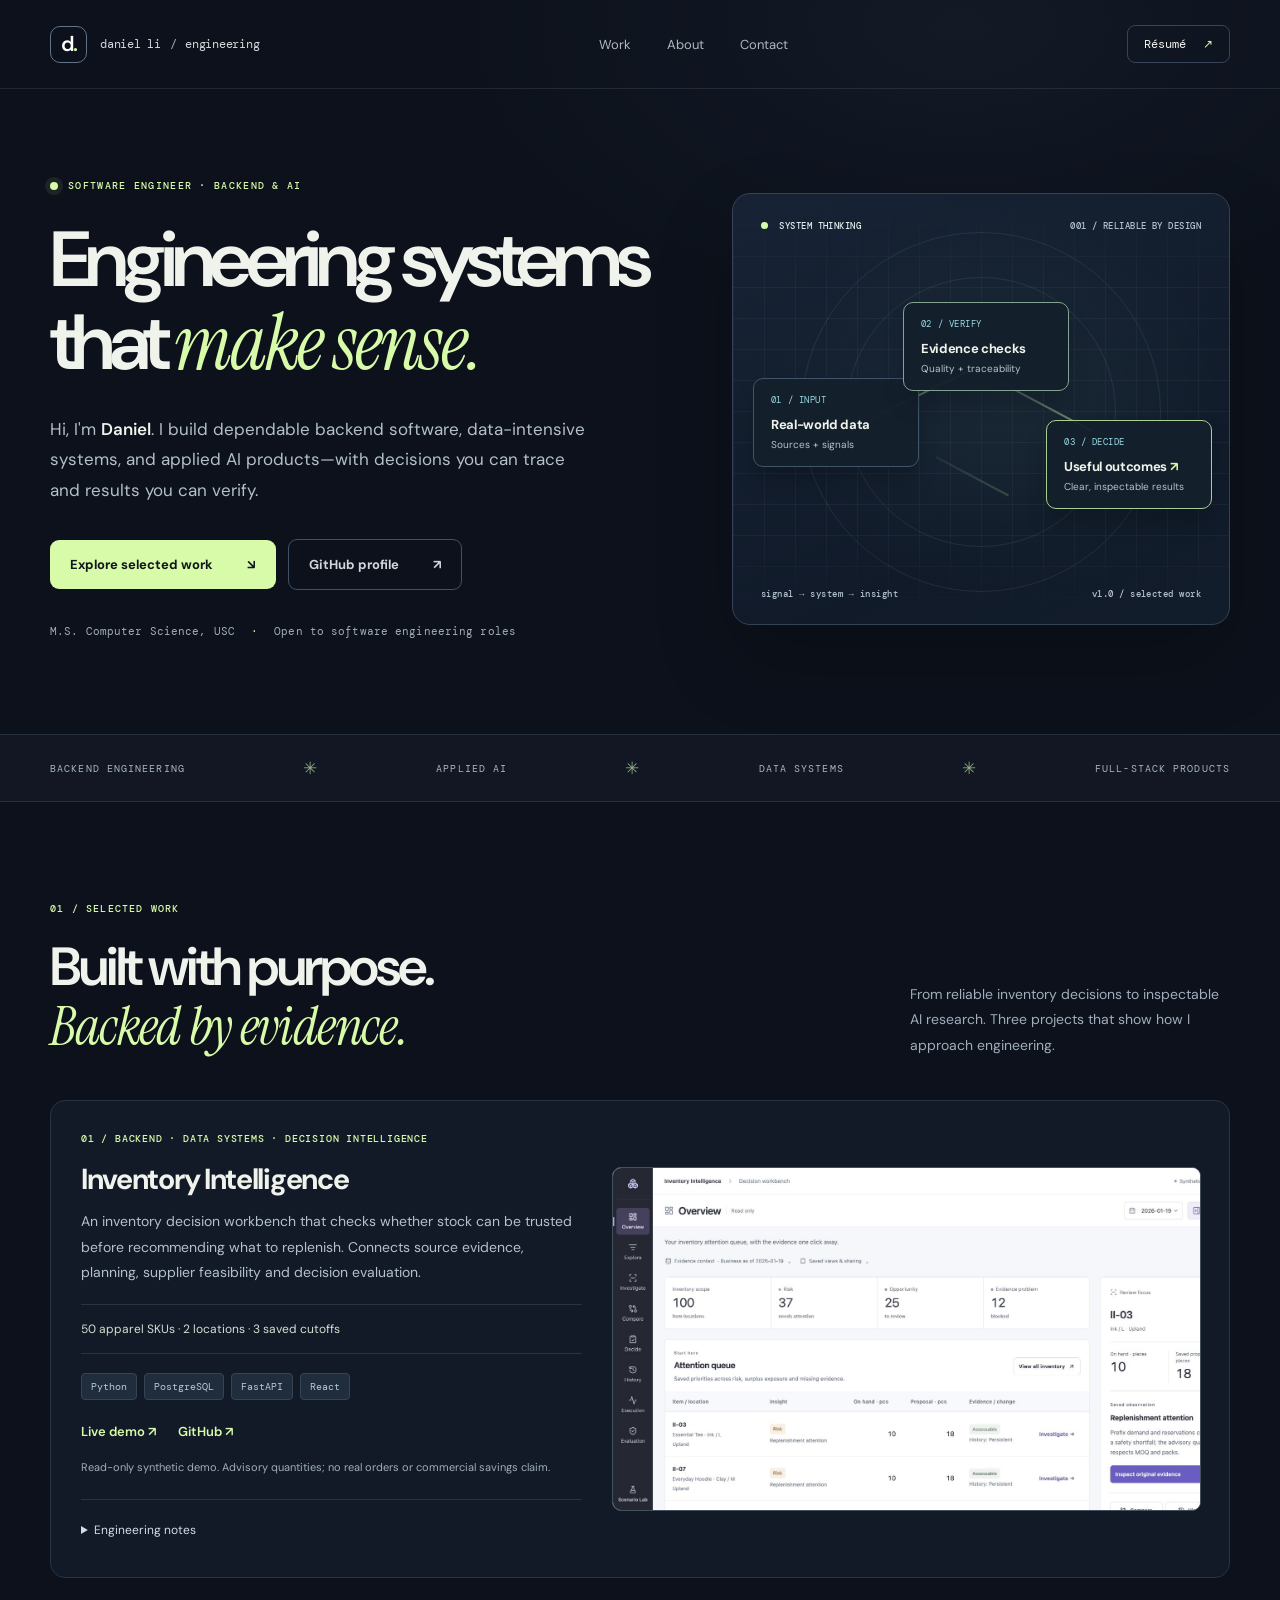
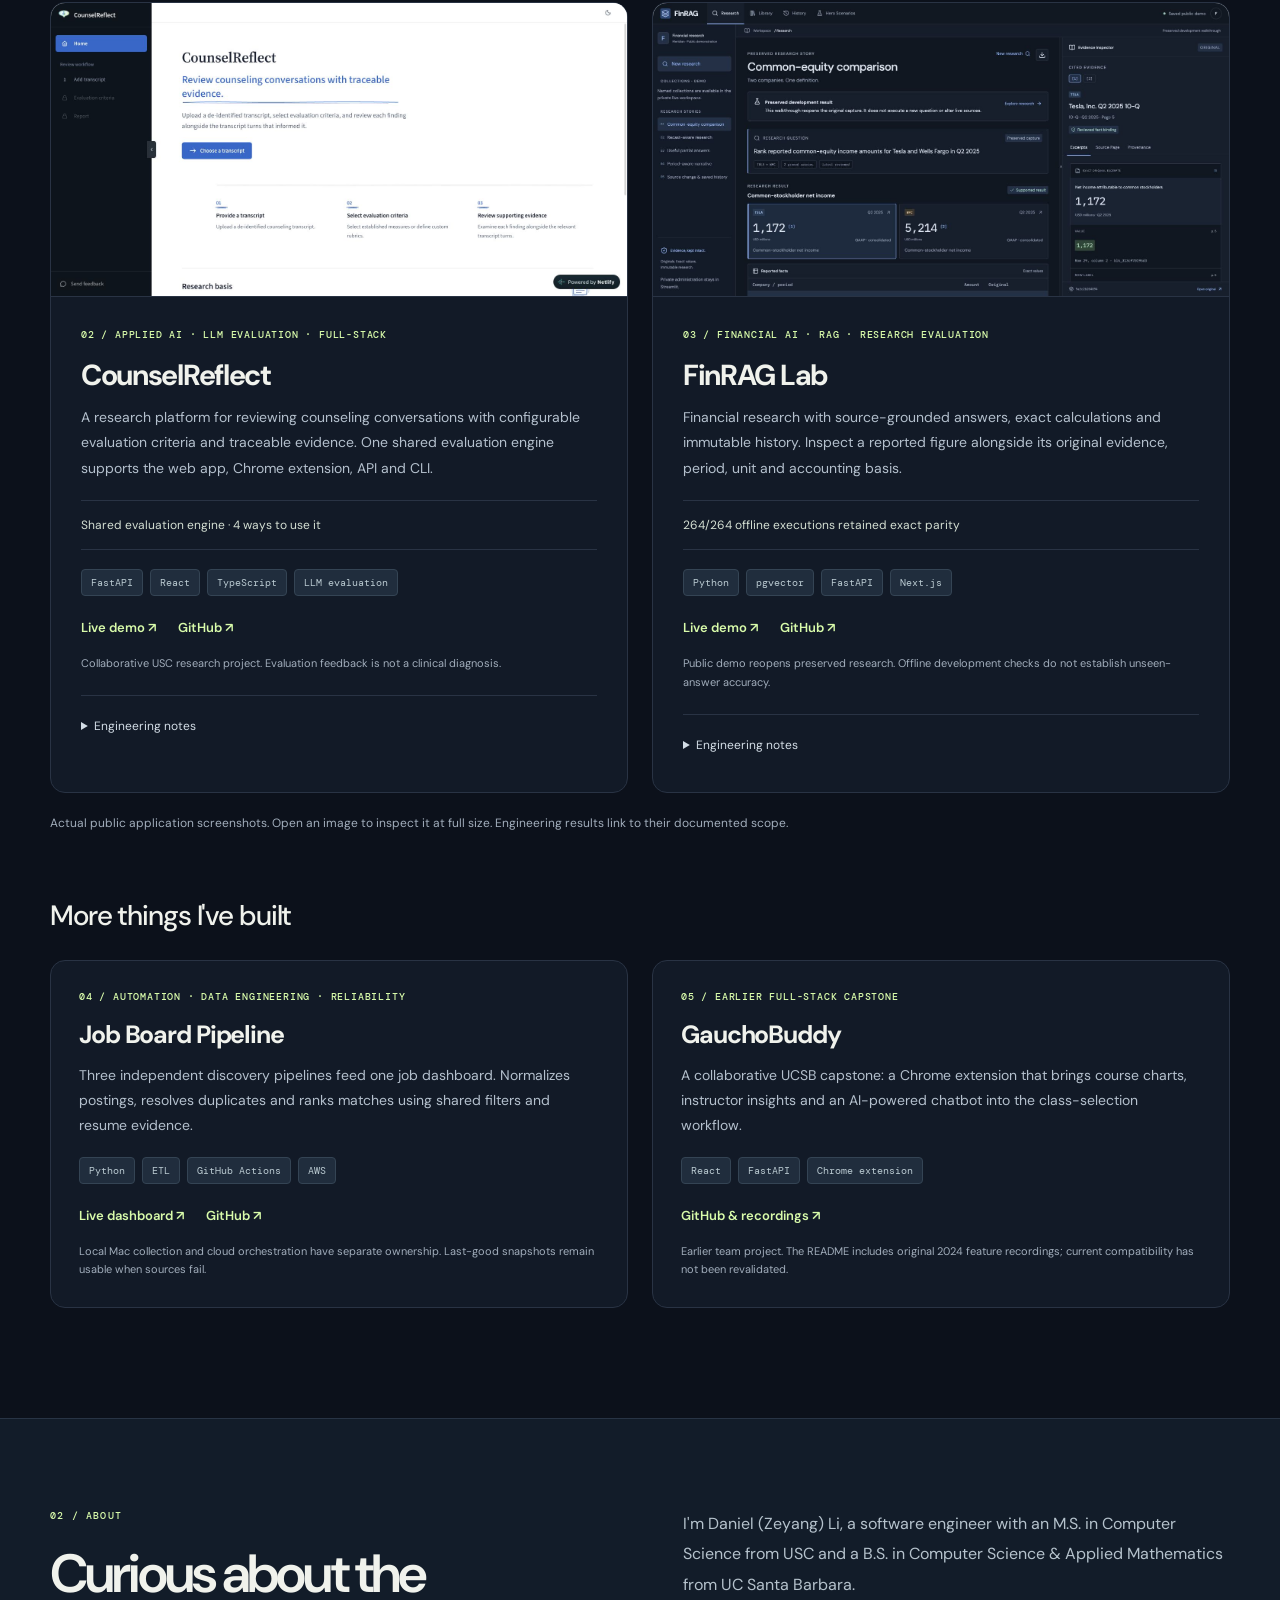
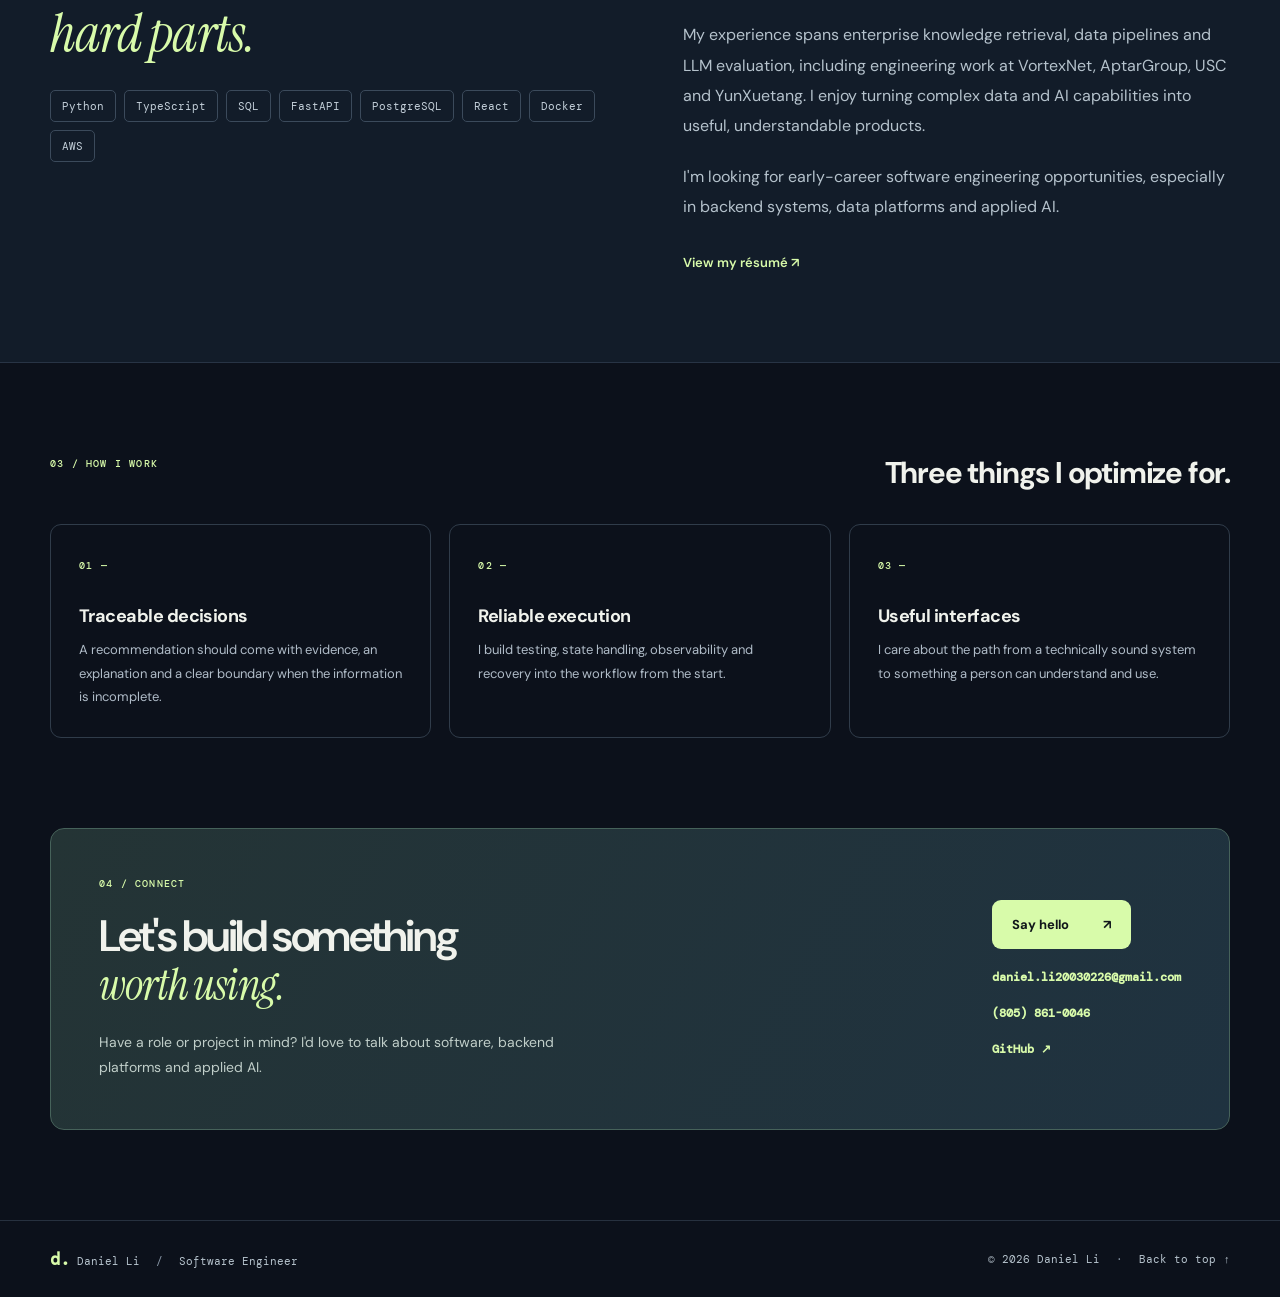
<file: public/index.html>
<!doctype html>
<html lang="en">
<head>
  <meta charset="utf-8" />
  <meta name="viewport" content="width=device-width, initial-scale=1" />
  <meta name="theme-color" content="#0c111b" />
  <meta name="description" content="Daniel Li — Software Engineer building reliable backend systems, data platforms, and applied AI products. Selected projects and engineering work." />
  <meta property="og:type" content="website" />
  <meta property="og:title" content="Daniel Li — Software Engineer" />
  <meta property="og:description" content="Selected work in backend systems, data platforms, and applied AI." />
  <link rel="canonical" href="https://portfolio-tan-eta-44.vercel.app/" />
  <meta property="og:url" content="https://portfolio-tan-eta-44.vercel.app/" />
  <title>Daniel Li — Software Engineer</title>
  <meta property="og:image" content="https://portfolio-tan-eta-44.vercel.app/assets/social.jpg" />
  <link rel="icon" type="image/svg+xml" href="data:image/svg+xml,%3Csvg%20xmlns%3D%22http%3A//www.w3.org/2000/svg%22%20viewBox%3D%220%200%2064%2064%22%3E%3Crect%20width%3D%2264%22%20height%3D%2264%22%20rx%3D%2216%22%20fill%3D%22%230e1725%22/%3E%3Ctext%20x%3D%2214%22%20y%3D%2248%22%20fill%3D%22%23d8fbaa%22%20font-size%3D%2243%22%20font-family%3D%22Arial%2Csans-serif%22%20font-weight%3D%22700%22%3Ed.%3C/text%3E%3C/svg%3E%0A" />
    <link rel="stylesheet" href="styles.css" />
</head>
<body>
<a class="skip" href="#main">Skip to content</a><div class="page-glow" aria-hidden="true"></div>
<header class="site-header"><div class="wrap header-inner"><a href="#top" class="brand" aria-label="Daniel Li — Home"><span class="brand-icon">d<span class="brand-dot">.</span></span><span>daniel li<span class="brand-slash"> / </span>engineering</span></a><nav class="nav" aria-label="Main navigation"><a href="#work">Work</a><a href="#about">About</a><a href="#contact">Contact</a></nav><a class="header-link" href="resume.html">Résumé <span aria-hidden="true">↗</span></a></div></header>
<main id="main"><section class="hero wrap" id="top" aria-labelledby="hero-title"><div class="hero-copy"><div class="eyebrow"><span class="status-pulse" aria-hidden="true"></span> SOFTWARE ENGINEER · BACKEND &amp; AI</div><h1 id="hero-title">Engineering systems<br>that <span class="accent-serif">make sense.</span></h1><p class="hero-lede">Hi, I'm <strong>Daniel</strong>. I build dependable backend software, data-intensive systems, and applied AI products—with decisions you can trace and results you can verify.</p><div class="hero-actions"><a href="#work" class="btn btn-primary">Explore selected work <span aria-hidden="true">↘</span></a><a class="btn btn-outline" href="https://github.com/daniel-li2021">GitHub profile <span aria-hidden="true">↗</span></a></div><p class="hero-note">M.S. Computer Science, USC <span class="dot-separator">·</span> Open to software engineering roles</p></div><div class="hero-graphic" role="img" aria-label="Engineering approach: real-world data, evidence checks, then clear and inspectable outcomes">
        <div class="graphic-topline"><span><i class="tiny-dot green"></i> SYSTEM THINKING</span><span>001 / RELIABLE BY DESIGN</span></div>
        <div class="graphic-orbit orbit-one"></div><div class="graphic-orbit orbit-two"></div>
        <div class="flow-lines" aria-hidden="true"><span class="line line-a"></span><span class="line line-b"></span><span class="line line-c"></span></div>
        <div class="node node-raw"><span class="node-meta">01 / INPUT</span><strong>Real-world data</strong><small>Sources + signals</small></div>
        <div class="node node-validate"><span class="node-meta">02 / VERIFY</span><strong>Evidence checks</strong><small>Quality + traceability</small></div>
        <div class="node node-decide"><span class="node-meta">03 / DECIDE</span><strong>Useful outcomes <span aria-hidden="true">↗</span></strong><small>Clear, inspectable results</small></div>
        <div class="graphic-bottom"><span>signal → system → insight</span><span class="mono">v1.0 / selected work</span></div>
      </div>
    </section>
<div class="ticker-line" aria-hidden="true"><div class="wrap ticker-inner"><span>BACKEND ENGINEERING</span><b>✳</b><span>APPLIED AI</span><b>✳</b><span>DATA SYSTEMS</span><b>✳</b><span>FULL-STACK PRODUCTS</span></div></div>
<section class="work-section wrap" id="work" aria-labelledby="work-title"><div class="section-header"><div><span class="section-index">01 / SELECTED WORK</span><h2>Built with purpose.<br><em>Backed by evidence.</em></h2></div><p>From reliable inventory decisions to inspectable AI research. Three projects that show how I approach engineering.</p></div><div class="projects"><article class="project lead" id="inventory" aria-labelledby="inventory-title"><div class="project-body"><div class="project-kicker">01 / BACKEND · DATA SYSTEMS · DECISION INTELLIGENCE</div><h3 id="inventory-title">Inventory Intelligence</h3><p>An inventory decision workbench that checks whether stock can be trusted before recommending what to replenish. Connects source evidence, planning, supplier feasibility and decision evaluation.</p><div class="project-evidence">50 apparel SKUs · 2 locations · 3 saved cutoffs</div><div class="project-tags"><span>Python</span><span>PostgreSQL</span><span>FastAPI</span><span>React</span></div><div class="project-actions"><a href="https://inventory-intelligence-boss.onrender.com/" aria-label="Live demo of Inventory Intelligence">Live demo <span aria-hidden="true">↗</span></a><a href="https://github.com/daniel-li2021/inventory-intelligence" aria-label="Inventory Intelligence on GitHub">GitHub <span aria-hidden="true">↗</span></a></div><small>Read-only synthetic demo. Advisory quantities; no real orders or commercial savings claim.</small><details><summary>Engineering notes</summary><ul><li>Aligned ledger and snapshot checks return <code>not_assessable</code> when evidence is incomplete or contradictory.</li><li>Preserves exact quantities, source versions, supplier constraints and donor-safe transfer history.</li><li>Retained local acceptance: <strong>368/368 PostgreSQL checks</strong>; later bounded audit: <strong>126/126 checks</strong>. These are saved engineering results, not a production SLA.</li><li><a href="https://github.com/daniel-li2021/inventory-intelligence/blob/main/docs/STATE.md">Architecture &amp; evidence ↗</a></li></ul></details></div><a class="project-image" href="assets/inventory.jpg" aria-label="Open full screenshot of Inventory Intelligence"><img src="assets/inventory.jpg" alt="Inventory Intelligence live read-only workbench showing an attention queue, risk, opportunities and blocked evidence" width="1512" height="767" loading="lazy" decoding="async"></a></article><article class="project " id="counsel" aria-labelledby="counsel-title"><a class="project-image" href="assets/counselreflect.jpg" aria-label="Open full screenshot of CounselReflect"><img src="assets/counselreflect.jpg" alt="CounselReflect public web application showing the transcript, evaluation criteria and supporting-evidence review workflow" width="1512" height="767" loading="lazy" decoding="async"></a><div class="project-body"><div class="project-kicker">02 / APPLIED AI · LLM EVALUATION · FULL-STACK</div><h3 id="counsel-title">CounselReflect</h3><p>A research platform for reviewing counseling conversations with configurable evaluation criteria and traceable evidence. One shared evaluation engine supports the web app, Chrome extension, API and CLI.</p><div class="project-evidence">Shared evaluation engine · 4 ways to use it</div><div class="project-tags"><span>FastAPI</span><span>React</span><span>TypeScript</span><span>LLM evaluation</span></div><div class="project-actions"><a href="https://www.counselreflect.com/" aria-label="Live demo of CounselReflect">Live demo <span aria-hidden="true">↗</span></a><a href="https://github.com/daniel-li2021/CounselReflect" aria-label="CounselReflect on GitHub">GitHub <span aria-hidden="true">↗</span></a></div><small>Collaborative USC research project. Evaluation feedback is not a clinical diagnosis.</small><details><summary>Engineering notes</summary><ul><li>My work focused on the evaluation platform, typed contracts, provider abstractions and regression coverage.</li><li>Registry-driven evaluators and structured outputs keep provider-specific logic behind shared interfaces.</li><li>Web, browser and batch workflows reuse the same evaluation capabilities.</li><li><a href="https://github.com/daniel-li2021/CounselReflect">Architecture &amp; evidence ↗</a></li></ul></details></div></article><article class="project " id="finrag" aria-labelledby="finrag-title"><a class="project-image" href="assets/finrag.jpg" aria-label="Open full screenshot of FinRAG Lab"><img src="assets/finrag.jpg" alt="FinRAG Meridian public demo comparing Tesla and Wells Fargo results alongside original financial evidence" width="1512" height="767" loading="lazy" decoding="async"></a><div class="project-body"><div class="project-kicker">03 / FINANCIAL AI · RAG · RESEARCH EVALUATION</div><h3 id="finrag-title">FinRAG Lab</h3><p>Financial research with source-grounded answers, exact calculations and immutable history. Inspect a reported figure alongside its original evidence, period, unit and accounting basis.</p><div class="project-evidence">264/264 offline executions retained exact parity</div><div class="project-tags"><span>Python</span><span>pgvector</span><span>FastAPI</span><span>Next.js</span></div><div class="project-actions"><a href="https://fin-rag-lab.vercel.app/" aria-label="Live demo of FinRAG Lab">Live demo <span aria-hidden="true">↗</span></a><a href="https://github.com/daniel-li2021/fin-rag-lab" aria-label="FinRAG Lab on GitHub">GitHub <span aria-hidden="true">↗</span></a></div><small>Public demo reopens preserved research. Offline development checks do not establish unseen-answer accuracy.</small><details><summary>Engineering notes</summary><ul><li>Hybrid retrieval combines BM25 and dense search; reviewed facts feed deterministic Decimal calculations.</li><li>Versioned sources, atomic last-good builds and owner-scoped history preserve provenance.</li><li>The network-blocked runner checked <strong>264 executions across 72 development cases</strong>. Independent release review and sealed holdout remain separate gates.</li><li><a href="https://github.com/daniel-li2021/fin-rag-lab/blob/main/docs/kb/EVALUATION.md#portfolio-benchmark-and-engineering-evidence">Architecture &amp; evidence ↗</a></li></ul></details></div></article></div><p class="work-footnote">Actual public application screenshots. Open an image to inspect it at full size. Engineering results link to their documented scope.</p>
<div class="more-work"><h2>More things I've built</h2><div class="more-grid">
<article class="project" id="pipeline" aria-labelledby="pipeline-title"><div class="project-body"><div class="project-kicker">04 / AUTOMATION · DATA ENGINEERING · RELIABILITY</div><h3 id="pipeline-title">Job Board Pipeline</h3><p>Three independent discovery pipelines feed one job dashboard. Normalizes postings, resolves duplicates and ranks matches using shared filters and resume evidence.</p><div class="project-tags"><span>Python</span><span>ETL</span><span>GitHub Actions</span><span>AWS</span></div><div class="project-actions"><a href="https://daniel-li2021.github.io/job-board-pipeline/">Live dashboard ↗</a><a href="https://github.com/daniel-li2021/job-board-pipeline">GitHub ↗</a></div><small>Local Mac collection and cloud orchestration have separate ownership. Last-good snapshots remain usable when sources fail.</small></div></article>
<article class="project" id="gaucho" aria-labelledby="gaucho-title"><div class="project-body"><div class="project-kicker">05 / EARLIER FULL-STACK CAPSTONE</div><h3 id="gaucho-title">GauchoBuddy</h3><p>A collaborative UCSB capstone: a Chrome extension that brings course charts, instructor insights and an AI-powered chatbot into the class-selection workflow.</p><div class="project-tags"><span>React</span><span>FastAPI</span><span>Chrome extension</span></div><div class="project-actions"><a href="https://github.com/daniel-li2021/GauchoBuddy">GitHub &amp; recordings ↗</a></div><small>Earlier team project. The README includes original 2024 feature recordings; current compatibility has not been revalidated.</small></div></article>
</div></div></section>
<section class="about-section" id="about" aria-labelledby="about-title"><div class="wrap about-grid"><div><span class="section-index">02 / ABOUT</span><h2 id="about-title">Curious about the<br><em>hard parts.</em></h2><div class="skills" aria-label="Core technologies"><span>Python</span><span>TypeScript</span><span>SQL</span><span>FastAPI</span><span>PostgreSQL</span><span>React</span><span>Docker</span><span>AWS</span></div></div><div class="about-copy"><p>I'm Daniel (Zeyang) Li, a software engineer with an M.S. in Computer Science from USC and a B.S. in Computer Science &amp; Applied Mathematics from UC Santa Barbara.</p><p>My experience spans enterprise knowledge retrieval, data pipelines and LLM evaluation, including engineering work at VortexNet, AptarGroup, USC and YunXuetang. I enjoy turning complex data and AI capabilities into useful, understandable products.</p><p>I'm looking for early-career software engineering opportunities, especially in backend systems, data platforms and applied AI.</p><a href="resume.html" class="text-link">View my résumé ↗</a></div></div></section>
<section class="approach-section wrap" id="approach" aria-labelledby="approach-title"><div class="section-heading-small"><span class="section-index">03 / HOW I WORK</span><h2 id="approach-title">Three things I optimize for.</h2></div><div class="values"><div class="value"><span class="value-no">01 —</span><h3>Traceable decisions</h3><p>A recommendation should come with evidence, an explanation and a clear boundary when the information is incomplete.</p></div><div class="value"><span class="value-no">02 —</span><h3>Reliable execution</h3><p>I build testing, state handling, observability and recovery into the workflow from the start.</p></div><div class="value"><span class="value-no">03 —</span><h3>Useful interfaces</h3><p>I care about the path from a technically sound system to something a person can understand and use.</p></div></div></section>
<section class="contact-section wrap" id="contact" aria-labelledby="contact-title"><div class="contact-card"><div><span class="section-index">04 / CONNECT</span><h2 id="contact-title">Let's build something<br><em>worth using.</em></h2><p>Have a role or project in mind? I'd love to talk about software, backend platforms and applied AI.</p></div><div class="contact-links"><a class="btn btn-primary" href="mailto:daniel.li20030226@gmail.com">Say hello <span aria-hidden="true">↗</span></a><a class="text-link" href="mailto:daniel.li20030226@gmail.com">daniel.li20030226@gmail.com</a><a class="text-link" href="tel:+18058610046">(805) 861-0046</a><a class="text-link" href="https://github.com/daniel-li2021">GitHub ↗</a></div></div></section></main>
<footer class="footer"><div class="wrap footer-inner"><span><span class="footer-mark">d.</span> Daniel Li <span class="footer-separator">/</span> Software Engineer</span><span>© 2026 Daniel Li <span class="footer-separator">·</span> <a href="#top">Back to top ↑</a></span></div></footer>
</body></html>
</file>
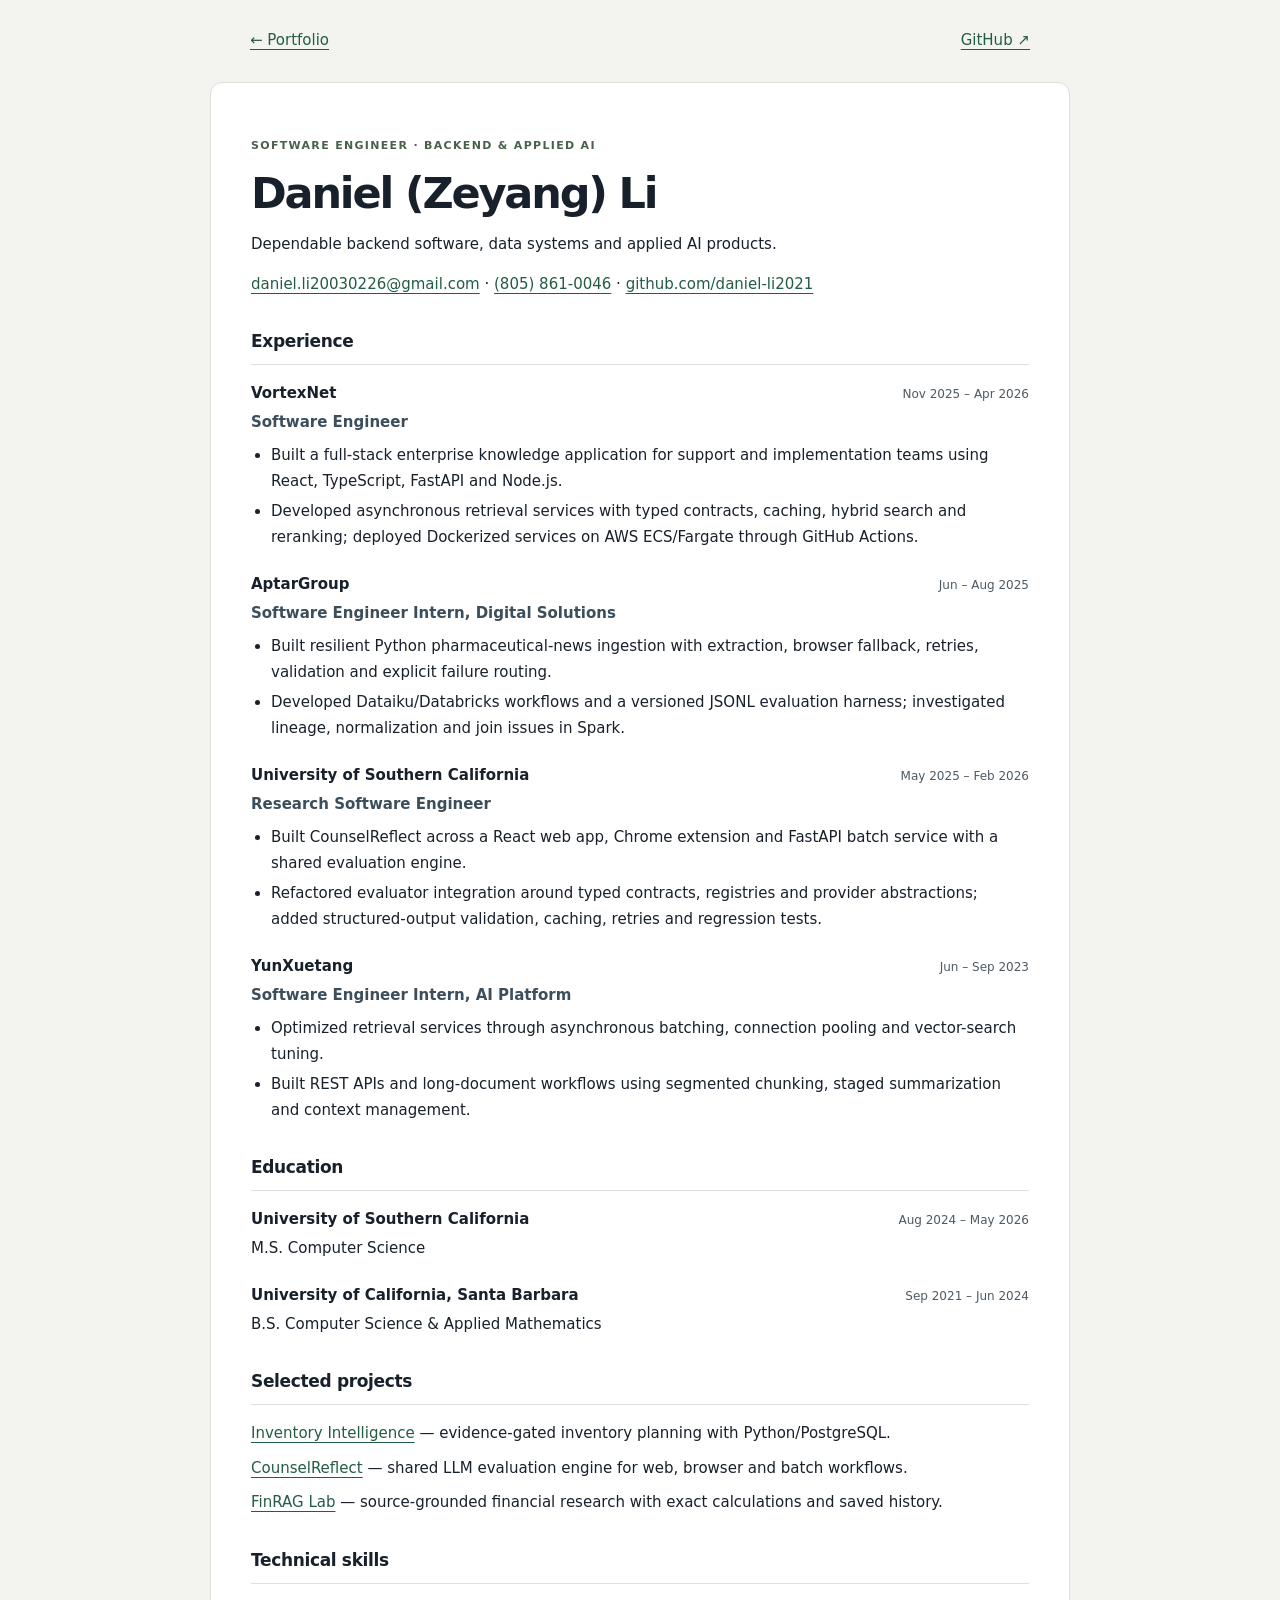
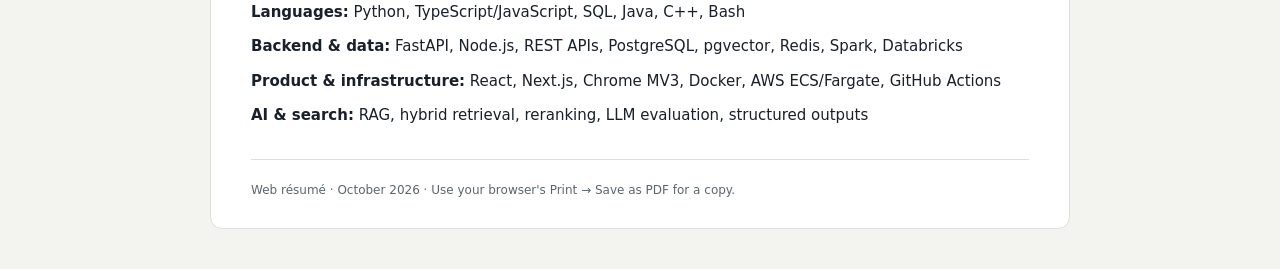
<file: public/resume.html>
<!doctype html><html lang="en"><head><meta charset="utf-8"><meta name="viewport" content="width=device-width, initial-scale=1"><meta name="description" content="Daniel Li — software engineering experience, education, selected projects and skills."><title>Résumé — Daniel Li</title><link rel="stylesheet" href="resume.css"></head><body><nav aria-label="Résumé navigation"><a href="/">← Portfolio</a><a href="https://github.com/daniel-li2021">GitHub ↗</a></nav><main><header><p class="eyebrow">SOFTWARE ENGINEER · BACKEND &amp; APPLIED AI</p><h1>Daniel (Zeyang) Li</h1><p>Dependable backend software, data systems and applied AI products.</p><p><a href="mailto:daniel.li20030226@gmail.com">daniel.li20030226@gmail.com</a> · <a href="tel:+18058610046">(805) 861-0046</a> · <a href="https://github.com/daniel-li2021">github.com/daniel-li2021</a></p></header><section aria-labelledby="experience"><h2 id="experience">Experience</h2><article><div class="job-heading"><h3>VortexNet</h3><span>Nov 2025 – Apr 2026</span></div><p class="role">Software Engineer</p><ul><li>Built a full-stack enterprise knowledge application for support and implementation teams using React, TypeScript, FastAPI and Node.js.</li><li>Developed asynchronous retrieval services with typed contracts, caching, hybrid search and reranking; deployed Dockerized services on AWS ECS/Fargate through GitHub Actions.</li></ul></article><article><div class="job-heading"><h3>AptarGroup</h3><span>Jun – Aug 2025</span></div><p class="role">Software Engineer Intern, Digital Solutions</p><ul><li>Built resilient Python pharmaceutical-news ingestion with extraction, browser fallback, retries, validation and explicit failure routing.</li><li>Developed Dataiku/Databricks workflows and a versioned JSONL evaluation harness; investigated lineage, normalization and join issues in Spark.</li></ul></article><article><div class="job-heading"><h3>University of Southern California</h3><span>May 2025 – Feb 2026</span></div><p class="role">Research Software Engineer</p><ul><li>Built CounselReflect across a React web app, Chrome extension and FastAPI batch service with a shared evaluation engine.</li><li>Refactored evaluator integration around typed contracts, registries and provider abstractions; added structured-output validation, caching, retries and regression tests.</li></ul></article><article><div class="job-heading"><h3>YunXuetang</h3><span>Jun – Sep 2023</span></div><p class="role">Software Engineer Intern, AI Platform</p><ul><li>Optimized retrieval services through asynchronous batching, connection pooling and vector-search tuning.</li><li>Built REST APIs and long-document workflows using segmented chunking, staged summarization and context management.</li></ul></article></section><section aria-labelledby="education"><h2 id="education">Education</h2><article><div class="job-heading"><h3>University of Southern California</h3><span>Aug 2024 – May 2026</span></div><p>M.S. Computer Science</p></article><article><div class="job-heading"><h3>University of California, Santa Barbara</h3><span>Sep 2021 – Jun 2024</span></div><p>B.S. Computer Science &amp; Applied Mathematics</p></article></section><section aria-labelledby="projects"><h2 id="projects">Selected projects</h2><p><a href="/#inventory">Inventory Intelligence</a> — evidence-gated inventory planning with Python/PostgreSQL.</p><p><a href="/#counsel">CounselReflect</a> — shared LLM evaluation engine for web, browser and batch workflows.</p><p><a href="/#finrag">FinRAG Lab</a> — source-grounded financial research with exact calculations and saved history.</p></section><section aria-labelledby="skills"><h2 id="skills">Technical skills</h2><p><strong>Languages:</strong> Python, TypeScript/JavaScript, SQL, Java, C++, Bash</p><p><strong>Backend &amp; data:</strong> FastAPI, Node.js, REST APIs, PostgreSQL, pgvector, Redis, Spark, Databricks</p><p><strong>Product &amp; infrastructure:</strong> React, Next.js, Chrome MV3, Docker, AWS ECS/Fargate, GitHub Actions</p><p><strong>AI &amp; search:</strong> RAG, hybrid retrieval, reranking, LLM evaluation, structured outputs</p></section><footer>Web résumé · October 2026 · Use your browser's Print → Save as PDF for a copy.</footer></main></body></html>
</file>
<file: public/styles.css>
@import url('https://fonts.googleapis.com/css2?family=DM+Sans:wght@400;500;600;700&family=DM+Mono:wght@400;500&family=Instrument+Serif:ital@0;1&display=swap');
:root{color-scheme:dark;--bg:#0c111b;--surface:#121a27;--surface2:#172234;--stroke:#293344;--muted:#a1adbb;--dim:#728092;--white:#f0f2ec;--lime:#d8fbaa;--purple:#b6a8fd;--aqua:#99dbe5;--font: 'DM Sans',Inter,system-ui,-apple-system,'Segoe UI',sans-serif;--mono:'DM Mono',ui-monospace,monospace;--serif:'Instrument Serif',Georgia,serif}
*{box-sizing:border-box}html{scroll-behavior:smooth}body{margin:0;background:var(--bg);color:var(--white);font-family:var(--font);-webkit-font-smoothing:antialiased}button,a{-webkit-tap-highlight-color:transparent}button{font:inherit}a{color:inherit;text-decoration:none}a:hover{color:var(--lime)}button:focus-visible,a:focus-visible{outline:2px solid var(--lime);outline-offset:5px}::selection{background:var(--lime);color:var(--bg)}.skip{position:absolute;top:-100px;left:12px;padding:12px;background:var(--lime);color:#10151c;z-index:40}.skip:focus{top:12px}.wrap{width:min(1180px,calc(100% - 76px));margin-inline:auto}.page-glow{position:absolute;inset:0 0 auto 0;height:620px;pointer-events:none;background:radial-gradient(ellipse 55% 65% at 75% 4%,rgba(67,86,115,.12),transparent 72%);z-index:-1}
.site-header{position:relative;z-index:10;border-bottom:1px solid rgba(255,255,255,.09)}.header-inner{min-height:88px;display:flex;align-items:center;justify-content:space-between;gap:22px}.brand{display:flex;align-items:center;gap:13px;font-family:var(--mono);font-size:12px;letter-spacing:-.02em;color:#d4d9db}.brand-icon{width:37px;height:37px;border:1px solid #627387;border-radius:10px;display:grid;place-items:center;color:#fff;font:600 21px var(--font);letter-spacing:-.13em;padding-right:4px}.brand-dot{color:var(--lime)}.brand-slash{color:#738197;margin-inline:2px}.nav{display:flex;align-items:center;gap:36px;font-size:13px;color:#aeb8c1}.nav a{transition:color .2s}.header-link{padding:10px 16px;border:1px solid #384457;border-radius:8px;font-family:var(--mono);font-size:12px;white-space:nowrap;transition:background .2s,border-color .2s}.header-link:hover{background:#1b2a35;border-color:#667c82}.header-link span{margin-left:10px;color:var(--lime)}
.hero{min-height:620px;display:grid;grid-template-columns:1.12fr .88fr;gap:48px;align-items:center;padding-block:90px 96px}.eyebrow,.section-index,.project-kicker,.graphic-topline,.graphic-bottom,.art-label,.compact-art-top,.value-no,.course-eyebrow{font:500 10px var(--mono);letter-spacing:.12em}.eyebrow{display:flex;align-items:center;gap:10px;color:var(--lime);letter-spacing:.13em}.status-pulse{display:inline-block;width:8px;height:8px;border-radius:50%;background:var(--lime);box-shadow:0 0 0 5px rgba(216,251,170,.08)}h1,h2,h3,p{margin-top:0}.hero h1{font-size:clamp(57px,6.1vw,88px);line-height:1.06;letter-spacing:-.077em;font-weight:600;margin:27px 0 29px}.accent-serif,h2 em{font-family:var(--serif);font-weight:400;font-style:italic;letter-spacing:-.025em;color:var(--lime)}.hero-lede{max-width:545px;font-size:17px;line-height:1.8;color:#b3bfc9}.hero-lede strong{color:var(--white);font-weight:600}.hero-actions{display:flex;align-items:center;gap:12px;margin-top:34px}.btn{display:inline-flex;align-items:center;justify-content:center;gap:34px;border-radius:9px;padding:16px 20px;font-size:13px;font-weight:700;white-space:nowrap;transition:transform .2s,background .2s,border-color .2s}.btn:hover{transform:translateY(-2px)}.btn-primary{background:var(--lime);color:#10161a}.btn-primary:hover{color:#10161a;background:#ecffc9}.btn-outline{border:1px solid #425064;color:#d0d8dc}.btn-outline:hover{background:#1c2634;color:#fff;border-color:#647284}.hero-note{font:11px var(--mono);color:var(--dim);margin:34px 0 0;letter-spacing:.01em}.dot-separator{margin-inline:9px;color:var(--lime)}
.hero-graphic{height:432px;border:1px solid #344157;border-radius:18px;position:relative;overflow:hidden;background:radial-gradient(ellipse at 56% 47%,rgba(44,67,75,.3),transparent 60%),linear-gradient(155deg,#172335,#101a29 70%,#121d2c);box-shadow:0 35px 80px rgba(0,0,0,.18)}.hero-graphic::before{content:"";position:absolute;inset:0;background-image:linear-gradient(rgba(217,236,245,.045) 1px,transparent 1px),linear-gradient(90deg,rgba(217,236,245,.045) 1px,transparent 1px);background-size:31px 31px;mask-image:linear-gradient(to bottom,transparent,#000 22%,#000 80%,transparent)}.graphic-topline,.graphic-bottom{position:absolute;left:28px;right:28px;display:flex;justify-content:space-between;align-items:center;color:#8a9cab;font-size:9px;letter-spacing:.05em}.graphic-topline{top:26px}.graphic-topline span:first-child{color:#e0ebeb}.graphic-bottom{bottom:24px}.tiny-dot{display:inline-block;border-radius:50%;width:7px;height:7px;background:#9cabb3;margin-right:6px}.tiny-dot.green{background:var(--lime)}.graphic-orbit{position:absolute;border:1px solid rgba(169,209,204,.1);border-radius:50%;width:360px;height:360px;top:38px;left:calc(50% - 180px)}.orbit-two{width:270px;height:270px;top:83px;left:calc(50% - 135px)}.flow-lines{position:absolute;inset:0}.line{position:absolute;display:block;height:2px;background:linear-gradient(90deg,#526c79,var(--lime));opacity:.5;transform-origin:left center}.line-a{width:110px;left:28%;top:52%;transform:rotate(-26deg)}.line-b{width:108px;left:53%;top:43%;transform:rotate(28deg)}.line-c{width:82px;left:41%;top:61%;transform:rotate(28deg);opacity:.18}.node{position:absolute;padding:15px 17px;border:1px solid #405568;border-radius:10px;background:rgba(19,32,44,.95);box-shadow:0 15px 20px rgba(0,0,0,.17);min-width:166px}.node-meta{font:9px var(--mono);display:block;color:var(--aqua);letter-spacing:.06em;margin-bottom:10px}.node strong{font-size:13px;display:block;letter-spacing:-.025em}.node small{font-size:10px;color:#91a4b3;display:block;margin-top:5px}.node-raw{top:184px;left:20px}.node-validate{top:108px;left:calc(50% - 78px);border-color:#83a393}.node-decide{top:226px;right:17px;border-color:#a7ce94}.node-decide strong span{color:var(--lime)}
.ticker-line{border-block:1px solid #263140;background:rgba(24,31,45,.46)}.ticker-inner{min-height:66px;display:flex;align-items:center;justify-content:space-between;gap:26px;color:#8796a6;font:10px var(--mono);letter-spacing:.11em}.ticker-inner b{color:#8bad80;font-size:17px;font-weight:400}

section{scroll-margin-top:32px}.work-section{padding-block:100px 60px}.section-header{display:flex;align-items:end;justify-content:space-between;gap:50px;margin-bottom:42px}.section-index{color:var(--lime);display:block;margin-bottom:22px}.section-header h2,.about-grid h2,.contact-card h2{font-size:clamp(36px,4.2vw,59px);line-height:1.12;font-weight:600;letter-spacing:-.055em;margin:0}.section-header>p{max-width:320px;color:var(--muted);font-size:14px;line-height:1.8;margin:0}.projects{display:grid;grid-template-columns:repeat(2,minmax(0,1fr));gap:24px}.project{overflow:hidden;border:1px solid var(--stroke);background:var(--surface);border-radius:15px;min-width:0}.project.lead{grid-column:1/-1;display:grid;grid-template-columns:1fr 1.1fr}.project-image{display:block;background:#e9edf1;border-bottom:1px solid var(--stroke);line-height:0;overflow:hidden}.project-image img{display:block;width:100%;height:auto;aspect-ratio:1.97;object-fit:cover;object-position:top;transition:opacity .2s}.project-image:hover img{opacity:.9}.lead .project-image{align-self:center;margin:28px 28px 28px 0;border:1px solid #42515d;border-radius:9px;grid-column:2;grid-row:1}.lead .project-image img{aspect-ratio:1.72;object-position:top left}.project-body{padding:30px}.project-kicker{color:var(--lime);font:500 10px var(--mono);letter-spacing:.08em;line-height:1.6}.project h3{font-size:29px;letter-spacing:-.045em;margin:15px 0 13px;line-height:1.2}.project p{font-size:14px;line-height:1.8;color:#b4c0cd;margin-bottom:18px}.project-evidence{border-block:1px solid var(--stroke);padding:14px 0;margin:19px 0;color:#d4dfd3;font-size:12px;line-height:1.7}.project-tags{display:flex;gap:7px;flex-wrap:wrap}.project-tags span{font:10px var(--mono);padding:6px 9px;border:1px solid #344454;border-radius:4px;color:#bbcbd2;background:#202d3d}.project-actions{display:flex;gap:22px;align-items:center;flex-wrap:wrap;margin-top:23px}.project-actions a,.text-link{font-size:13px;font-weight:600;color:var(--lime)}.project-actions a:hover,.text-link:hover{text-decoration:underline;text-underline-offset:4px}.project small{display:block;font-size:11px;line-height:1.7;color:var(--muted);margin-top:18px}.project details{margin-top:22px;border-top:1px solid var(--stroke);padding-top:17px}.project summary{cursor:pointer;font-size:12px;color:#d3dde6;padding:5px 0;min-height:30px}.project summary:focus-visible{outline:2px solid var(--lime);outline-offset:5px}.project details ul{padding-left:18px;color:#aabac8;font-size:13px;line-height:1.8;margin-bottom:0}.project details a{color:var(--lime);text-decoration:underline;text-underline-offset:3px}.work-footnote{font-size:12px;color:var(--muted);margin:20px 0 0;line-height:1.7}.more-work{margin-top:64px}.more-work h2{font-size:28px;font-weight:500;letter-spacing:-.04em;margin-bottom:26px}.more-grid{display:grid;grid-template-columns:1fr 1fr;gap:24px}.more-grid h3{font-size:25px}.more-grid .project-body{padding:28px}.about-section{background:#121c29;border-block:1px solid #283445;margin-top:50px;padding-block:90px}.about-grid{display:grid;grid-template-columns:1fr 1fr;gap:85px}.about-copy p{color:#b5c2cc;font-size:16px;line-height:1.9;margin:0 0 20px}.about-copy .text-link{display:inline-block;margin-top:12px}.skills{display:flex;gap:8px;flex-wrap:wrap;margin-top:26px}.skills span{font:11px var(--mono);border:1px solid #3b4a5b;padding:8px 11px;border-radius:5px;color:#c4d0da}.approach-section{padding-block:90px}.section-heading-small{display:flex;justify-content:space-between;align-items:end;margin-bottom:32px}.section-heading-small h2{font-size:30px;letter-spacing:-.04em;margin:0}.values{display:grid;grid-template-columns:repeat(3,1fr);gap:18px}.value{padding:28px;border:1px solid #303c4a;border-radius:11px}.value-no{color:var(--lime)}.value h3{font-size:18px;margin:30px 0 10px;letter-spacing:-.03em}.value p{font-size:13px;line-height:1.8;color:#b0bcc8;margin:0}.contact-section{padding-bottom:90px}.contact-card{padding:48px;display:flex;justify-content:space-between;align-items:center;gap:30px;background:linear-gradient(120deg,#243435,#1f3240);border:1px solid #46625a;border-radius:14px}.contact-card h2{font-size:44px}.contact-card p{color:#c0cec9;font-size:14px;line-height:1.8;margin:20px 0 0;max-width:460px}.contact-links{display:flex;flex-direction:column;align-items:start;gap:20px;flex-shrink:0}.contact-links .text-link{font-family:var(--mono);font-size:12px}.footer{border-top:1px solid #27313f;padding-block:27px}.footer-inner{display:flex;justify-content:space-between;align-items:center;gap:20px;font:11px var(--mono);color:#b7c4ce}.footer-mark{font-size:17px;font-weight:700;color:var(--lime)}.footer-separator{margin-inline:9px;color:#8896a6}.footer a{color:#b7c4ce}.hero-note{color:#a1adbb}.brand-slash{color:#9daab9}.graphic-topline,.graphic-bottom{color:#b2c1cf}.node small{color:#b4c2cd}.ticker-inner{color:#a8b7c6}
@media(max-width:1020px){.hero{gap:32px;grid-template-columns:1fr 1fr;padding-block:75px}.hero h1{font-size:clamp(50px,6.7vw,70px)}.hero-graphic{height:380px}.node{min-width:140px;padding:12px}.node strong{font-size:12px}.node-raw{left:10px}.node-decide{right:10px}.about-grid{gap:40px}.contact-card{padding:36px}.contact-card h2{font-size:38px}.contact-links{flex-shrink:1}.project.lead{grid-template-columns:1fr 1fr}}
@media(max-width:760px){.wrap{width:calc(100% - 40px)}.header-inner{min-height:78px;gap:14px;flex-wrap:wrap;padding-block:15px}.brand{font-size:11px}.nav{gap:18px;font-size:12px}.hero{grid-template-columns:1fr;padding-block:65px;gap:35px}.hero h1{font-size:clamp(48px,10vw,72px)}.hero-lede{font-size:16px}.hero-graphic{height:340px;max-width:540px}.graphic-topline,.graphic-bottom{font-size:8px;left:18px;right:18px}.node-raw{top:144px}.node-validate{top:80px}.node-decide{top:205px}.hero-actions{flex-wrap:wrap}.btn{padding:15px 17px;gap:16px}.hero-note{line-height:1.8}.ticker-inner{flex-wrap:wrap;justify-content:center;gap:12px 18px;padding-block:18px;font-size:9px}.ticker-inner b{font-size:12px}.work-section{padding-top:75px}.section-header{display:block}.section-header>p{margin-top:22px;max-width:470px}.projects,.more-grid{grid-template-columns:1fr}.project.lead{display:flex;flex-direction:column}.lead .project-image{margin:0;border:0;border-bottom:1px solid var(--stroke);border-radius:0;order:-1}.lead .project-image img{aspect-ratio:1.97}.project-body{padding:25px}.project h3{font-size:28px}.about-grid{grid-template-columns:1fr;gap:28px}.about-section{padding-block:70px}.about-copy p{font-size:15px}.values{grid-template-columns:1fr}.approach-section{padding-block:70px}.section-heading-small{display:block}.section-heading-small h2{font-size:28px}.contact-card{display:block;padding:32px 25px}.contact-card h2{font-size:35px}.contact-links{margin-top:30px;gap:22px}.contact-section{padding-bottom:70px}.footer-inner{flex-direction:column;align-items:start;gap:18px}.header-link{padding:10px 12px}}
@media(max-width:440px){.brand>span:last-child{display:none}.nav{gap:17px}.header-inner{gap:10px}.eyebrow{font-size:9px}.hero h1{font-size:49px}.hero h1 br{display:none}.hero-actions{gap:12px}.hero-actions .btn{font-size:12px}.node{min-width:133px}.node strong{font-size:11px}.hero-graphic{height:325px}.graphic-topline span:last-child{display:none}.project-kicker{font-size:9px}.project-actions{gap:20px}.project-tags span{font-size:10px}}
@media(prefers-reduced-motion:reduce){html{scroll-behavior:auto}*,*::before,*::after{transition:none!important;animation:none!important}}
html{scroll-behavior:auto}.brand-icon{display:flex;align-items:center;justify-content:center;letter-spacing:-.08em;padding-right:0}.brand-icon .brand-dot{display:inline}
</file>
<file: public/resume.css>
*{box-sizing:border-box}body{margin:0;background:#f3f4f0;color:#18202b;font:15px/1.7 system-ui,-apple-system,sans-serif}nav,main{max-width:860px;margin:auto;padding:28px 40px}nav{display:flex;justify-content:space-between}a{color:#235d43;text-underline-offset:4px}a:hover{color:#133a29}a:focus-visible{outline:2px solid #235d43;outline-offset:4px}main{background:#fff;border:1px solid #dce1da;border-radius:12px;margin-bottom:40px;padding-top:40px}.eyebrow{color:#49614b;font-size:11px;font-weight:700;letter-spacing:.12em}h1{font-size:43px;line-height:1.1;letter-spacing:-.05em;margin:15px 0}header>p{margin:14px 0}h2{font-size:17px;letter-spacing:-.02em;border-bottom:1px solid #dce1da;padding-bottom:8px;margin:30px 0 16px}h3{font-size:15px;margin:0}.job-heading{display:flex;align-items:baseline;justify-content:space-between;gap:15px}.job-heading span{font-size:12px;color:#4d5a64;white-space:nowrap}article{margin-bottom:22px}article p{margin:3px 0}p.role{font-weight:600;color:#3c4e5c}ul{padding-left:20px;margin:8px 0}li{margin:5px 0}section>p{margin:9px 0}footer{font-size:12px;color:#59666d;border-top:1px solid #dce1da;margin-top:30px;padding-top:20px}@media(max-width:600px){nav,main{padding:24px}main{border-radius:0}.job-heading{display:block}.job-heading span{display:block;margin:3px 0}h1{font-size:36px}}@media print{body{background:white;font-size:10pt;line-height:1.45}nav{display:none}main{border:none;padding:0;margin:0;max-width:none}h1{font-size:26pt}h2{margin-top:16px}article{break-inside:avoid;margin-bottom:13px}a{color:inherit}footer{display:none}@page{margin:15mm}}
</file>
